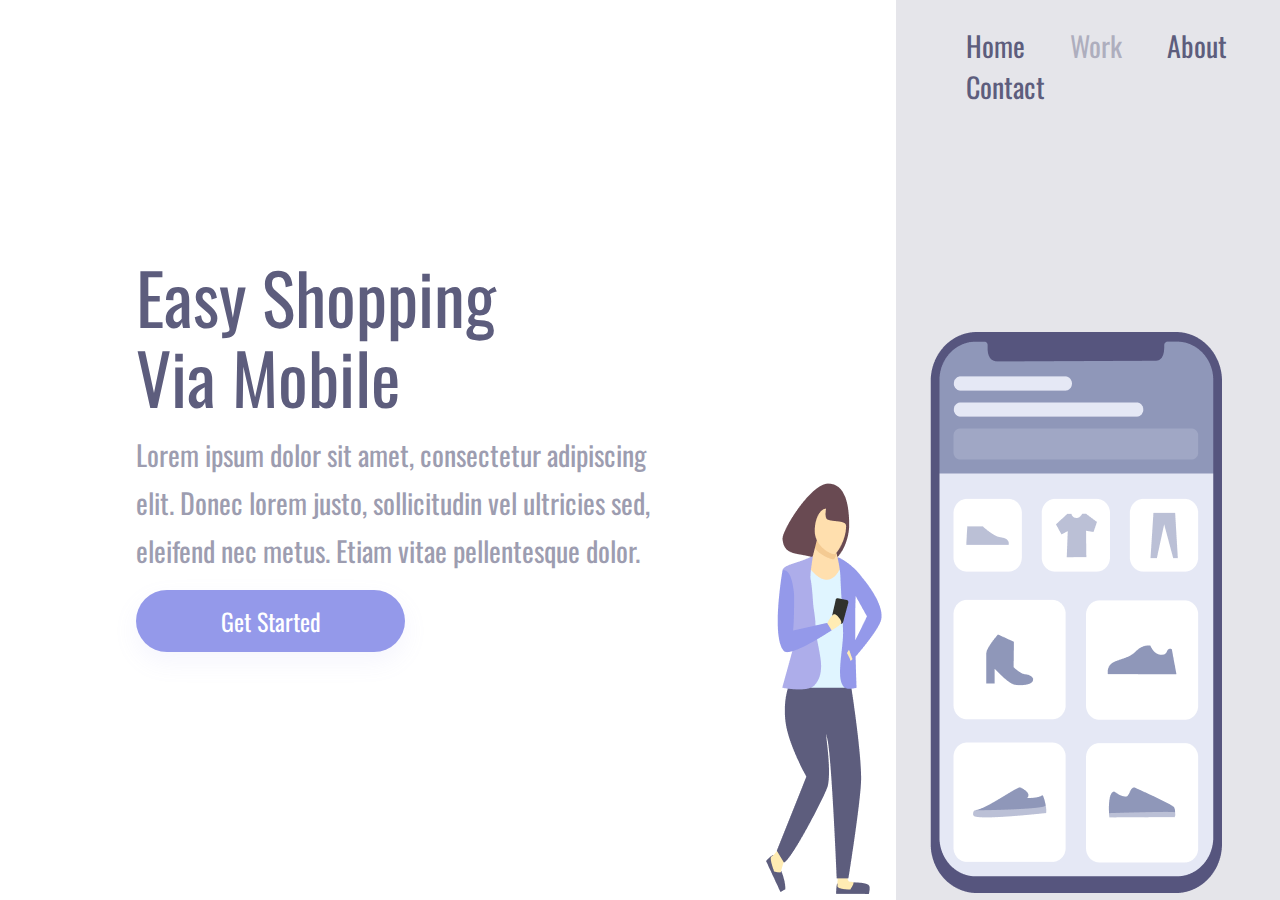
<file: index.html>
<!DOCTYPE html>
<html lang="pt-br">

<head>
    <meta charset="UTF-8">
    <meta http-equiv="X-UA-Compatible" content="IE=edge">
    <meta name="viewport" content="width=device-width, initial-scale=1.0">
    <link rel="preconnect" href="https://fonts.googleapis.com">
    <link rel="preconnect" href="https://fonts.gstatic.com" crossorigin>
    <link href="https://fonts.googleapis.com/css2?family=Oswald&display=swap" rel="stylesheet">
    <link rel="stylesheet" href="projeto2.css">
    <title>Projeto Responsividade</title>
</head>

<body>
    <div class="container">
    <section class="container-left">
    <h1>
        Easy Shopping
        Via Mobile
    </h1>
    <p>Lorem ipsum dolor sit amet, consectetur  adipiscing 
        elit. Donec lorem justo, sollicitudin vel ultricies sed, 
        eleifend nec metus. Etiam vitae pellentesque dolor. 
    </p>
    <button>Get Started</button>
</section>
<section class="container-right"> 
    <header>
        <a class="link" href="">Home</a>
        <a id="opaco" href="">Work</a>
        <a class="link" href="">About</a>
        <a  class="link"href="">Contact</a>
    </header>
    <img src="images/Illustration-3-3.png" alt="woman-cellphone">
</section>
</div>
</body>

</html>
</file>
<file: projeto2.css>
* {
    margin: 0;
    padding: 0;
    box-sizing: border-box;
    font-family: 'Oswald', sans-serif;
    text-decoration: none;
}

.container {
    height: 100vh;
    width: 100vw;
}

.container-left {
    display: inline-block;
    width: 70%;
    margin-top: 20%;
    padding-left: 136px;
}

.container-right {
    display: inline-block;
    background: rgba(93, 93, 125, 0.16);
    height: 100vh;
    width: 30%;
    position: absolute;
}

img {
    position: relative;
    top: 25%;
    right: 130px;
}

h1 {
    font-weight: 400;
    font-size: 70px;
    line-height: 80px;
    color: #5D5D7D;
    width: 368px;
}

p {
    font-weight: 400;
    font-size: 28px;
    line-height: 48px;
    opacity: 0.6;
    margin: 15px 0;
    width: 550px;

    color: #5D5D7D;
}


button {
    width: 269px;
    height: 62px;
    background: #9499EA;
    box-shadow: 0px 10px 24px rgba(148, 153, 234, 0.0979959);
    font-weight: 400;
    font-size: 24px;
    line-height: 36px;
    text-align: center;
    color: #FFFFFF;
    border: none;
    border-radius: 50px;
    cursor: pointer;
}

button:hover {
    opacity: 0.8;
}

button:active {
    opacity: 0.5;
}

.link {
    font-weight: 400;
    font-size: 28px;
    line-height: 41px;
    margin-right: 41px;
    cursor: pointer;
    color: #5D5D7D;
}

#opaco {
    font-weight: 400;
    font-size: 28px;
    line-height: 41px;
    margin-right: 41px;
    color: #5D5D7D;
    opacity: 0.4;
    cursor: pointer;
}

a:hover {
    opacity: 0.4;
}

a:active {
    opacity: 0.8;
}

header {
    margin: 25px 0 0 70px;
}

@media screen and (max-width:900px) {
    .container-left {
        width: 100%;
        height: 50%;
        padding: 0;
        margin: 0;
    }

    .container-right {
        display: block;
        height: 50%;
        width: 100%;
        position: static;
        padding: 40px;
    }

    img {
        position: static;
        width: 85%;
       
    }

    header {
        display: none;
    }

    h1 {
        font-weight: 400;
        font-size: 36px;
        line-height: 52px;
        width: auto;
        margin: 58px 50px 0 50px;
        text-align: center;
    }
    p{
        margin: 15px 40px 15px;
        width: auto;
        text-align: center;
        font-weight: 400;
        line-height: 24px;
font-size: 14px;
    }
    button{
        margin-left: auto;
        margin-right: auto;
        display: block;
    }
}
</file>
